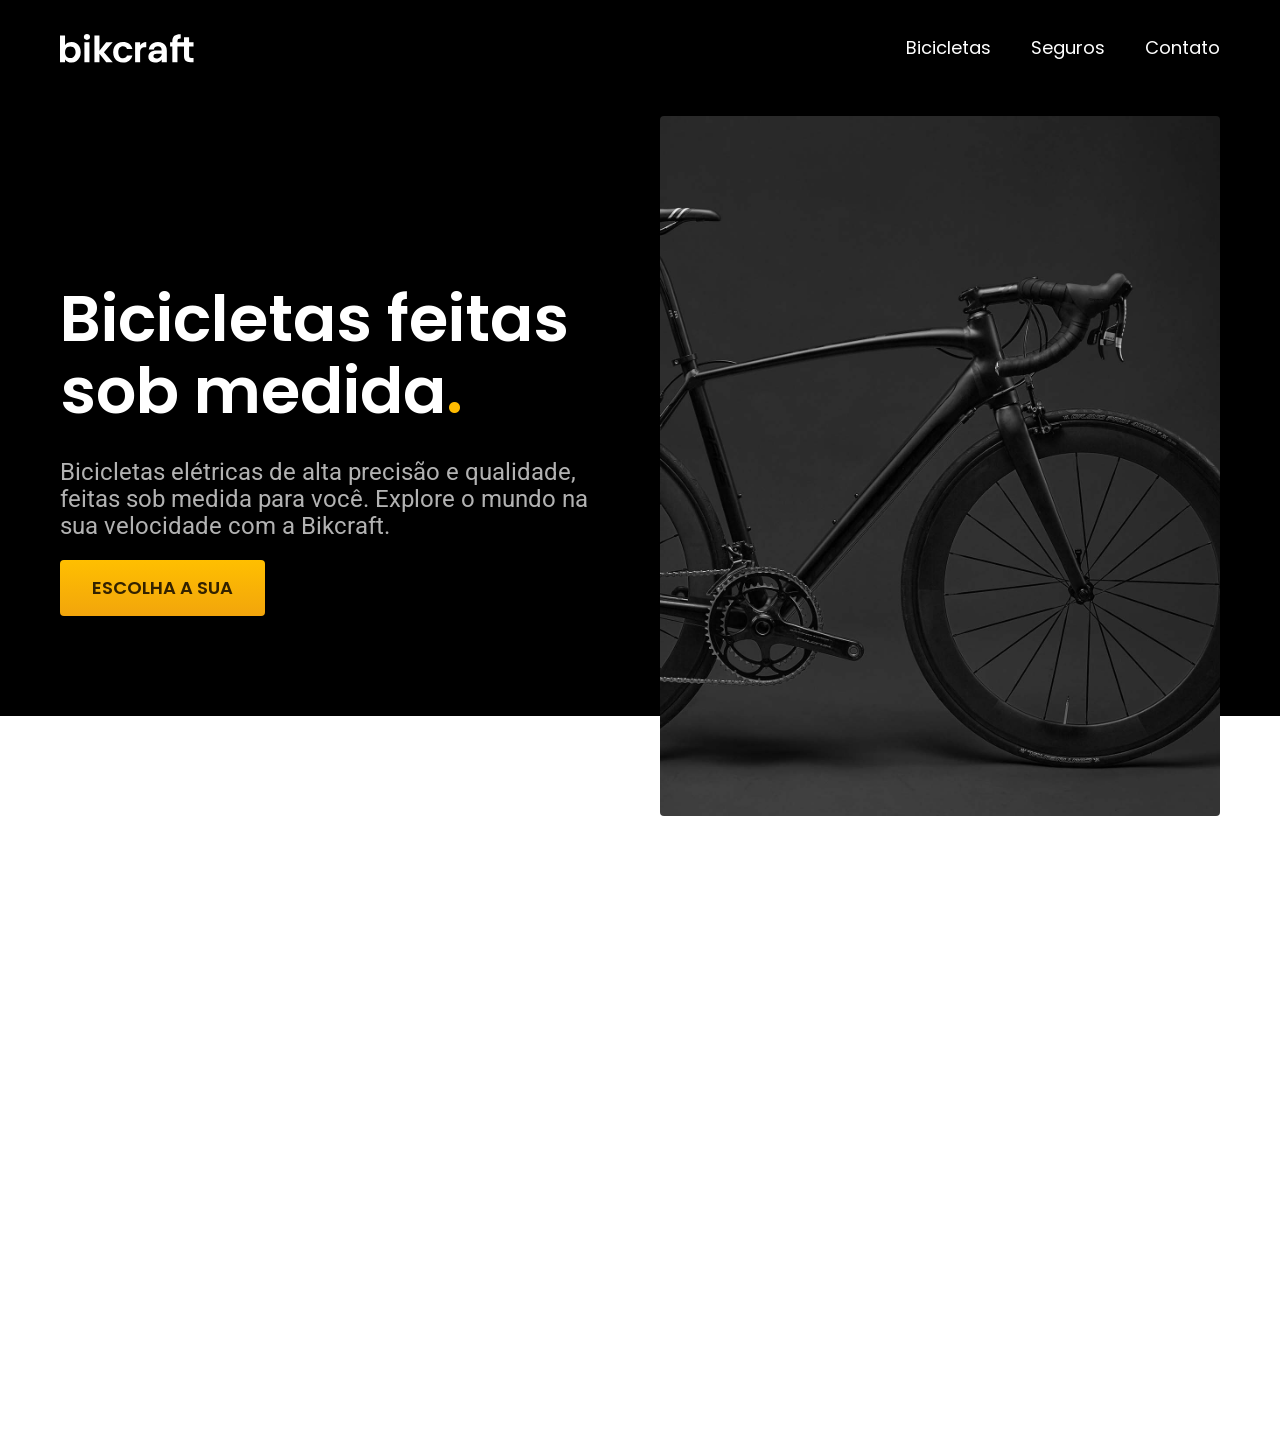
<file: BikeCraft-Origamid/index.html>
<!DOCTYPE html>
<html lang="pt-br">
<head>
    <meta charset="UTF-8">
    <meta name="viewport" content="width=device-width, initial-scale=1.0">
    <meta name="description" content="Bicicletas elétricas de alta precisão e qualidade, feitas sob medida para você. Explore o mundo na sua velocidade com a Bikcraft.">
    <title>BikeCraft - Bicicletas Elétricas</title>
    <link rel="stylesheet" href="./src/css/style.css">
    <link rel="preconnect" href="https://fonts.googleapis.com">
    <link rel="preconnect" href="https://fonts.gstatic.com" crossorigin>
    <link href="https://fonts.googleapis.com/css2?family=Fira+Sans:ital,wght@0,100;0,200;0,300;0,400;0,500;0,600;0,700;0,800;0,900;1,100;1,200;1,300;1,400;1,500;1,600;1,700;1,800;1,900&family=Langar&family=Mukta:wght@200;300;400;500;600;700;800&family=Roboto:ital,wght@0,100..900;1,100..900&display=swap" rel="stylesheet">
    <link href="https://fonts.googleapis.com/css2?family=Fira+Sans:ital,wght@0,100;0,200;0,300;0,400;0,500;0,600;0,700;0,800;0,900;1,100;1,200;1,300;1,400;1,500;1,600;1,700;1,800;1,900&family=Langar&family=Mukta:wght@200;300;400;500;600;700;800&family=Poppins:ital,wght@0,100;0,200;0,300;0,400;0,500;0,600;0,700;0,800;0,900;1,100;1,200;1,300;1,400;1,500;1,600;1,700;1,800;1,900&family=Roboto:ital,wght@0,100..900;1,100..900&display=swap" rel="stylesheet">
</head>
<body>
    <header class="header-bg">
        <div class="container header">
            <a href="./"><img src="./src/img/bikcraft.svg" alt="BikeCraft"></a>
            <nav aria-label="primaria">
                <ul class="header-menu font-1-m c0">
                    <li><a href="./bicicletas.html">Bicicletas</a></li>
                    <li><a href="./seguros.html">Seguros</a></li>
                    <li><a href="./contato.html">Contato</a></li>
                </ul>
            </nav>
        </div>
    </header>
    <main class="introducao-bg">
        <div class="container introducao">
            <div class="introducao-conteudo">
                <h1 class="font-1-xxl c0">Bicicletas feitas sob medida<span class="cp1">.</span></h1>
                <p class="font-2-l c5">Bicicletas elétricas de alta precisão e qualidade, feitas sob medida para você. Explore o mundo na sua velocidade com a Bikcraft.</p>
                <a class="botao" href="./bicicletas.html">Escolha a sua</a>
            </div>
            <div class="introducao-img">
                <img src="./src/img/fotos/introducao.jpg" alt="Bicicleta Elétrica Preta">
            </div>
        </div>
    </main>
</body>
</html>
</file>
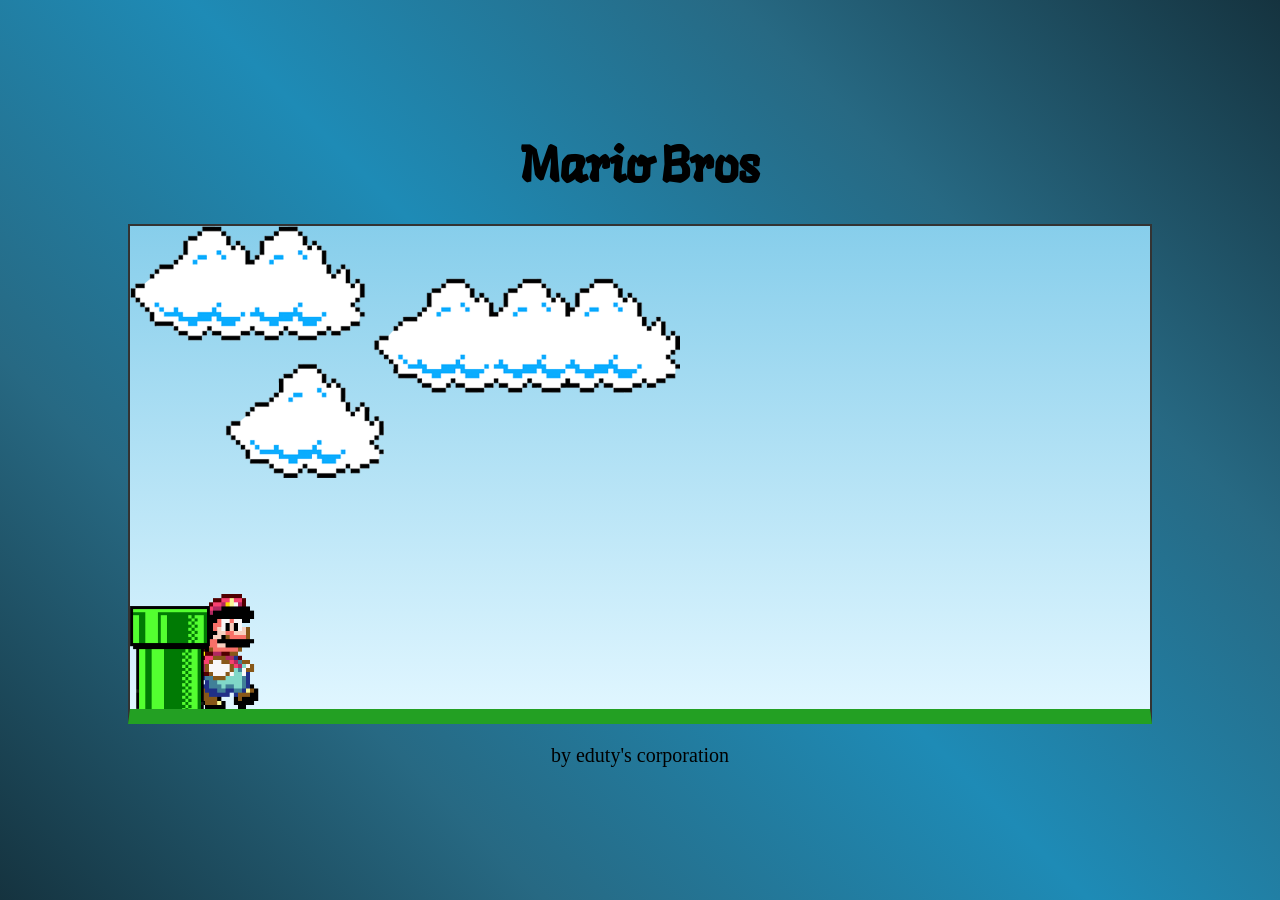
<file: JogoMario/index.html>
<!DOCTYPE html>
<html lang="en">
<head>
    <meta charset="UTF-8">
    <meta name="viewport" content="width=device-width, initial-scale=1.0">
    <link rel="stylesheet" href="src/css/style.css">
    <link rel="preconnect" href="https://fonts.googleapis.com">
    <link rel="preconnect" href="https://fonts.gstatic.com" crossorigin>
    <link href="https://fonts.googleapis.com/css2?family=Langar&display=swap" rel="stylesheet">
    <script src="src/js/script.js" defer></script>
    <title>Mario Jumper</title>
</head>
<body>
    <h1>Mario Bros</h1>
    <div class="game-board">
        <img src="src/images/clouds.png" alt="nuvemzinha" class="clouds">
        <img src="src/images/mario.gif" alt="mario-dilicia" class="mario">
        <img src="src/images/pipe.png" alt="baguio-verde" class="pipe" >
    </div>
    <p>by eduty's corporation</p>
</body>
</html>
</file>
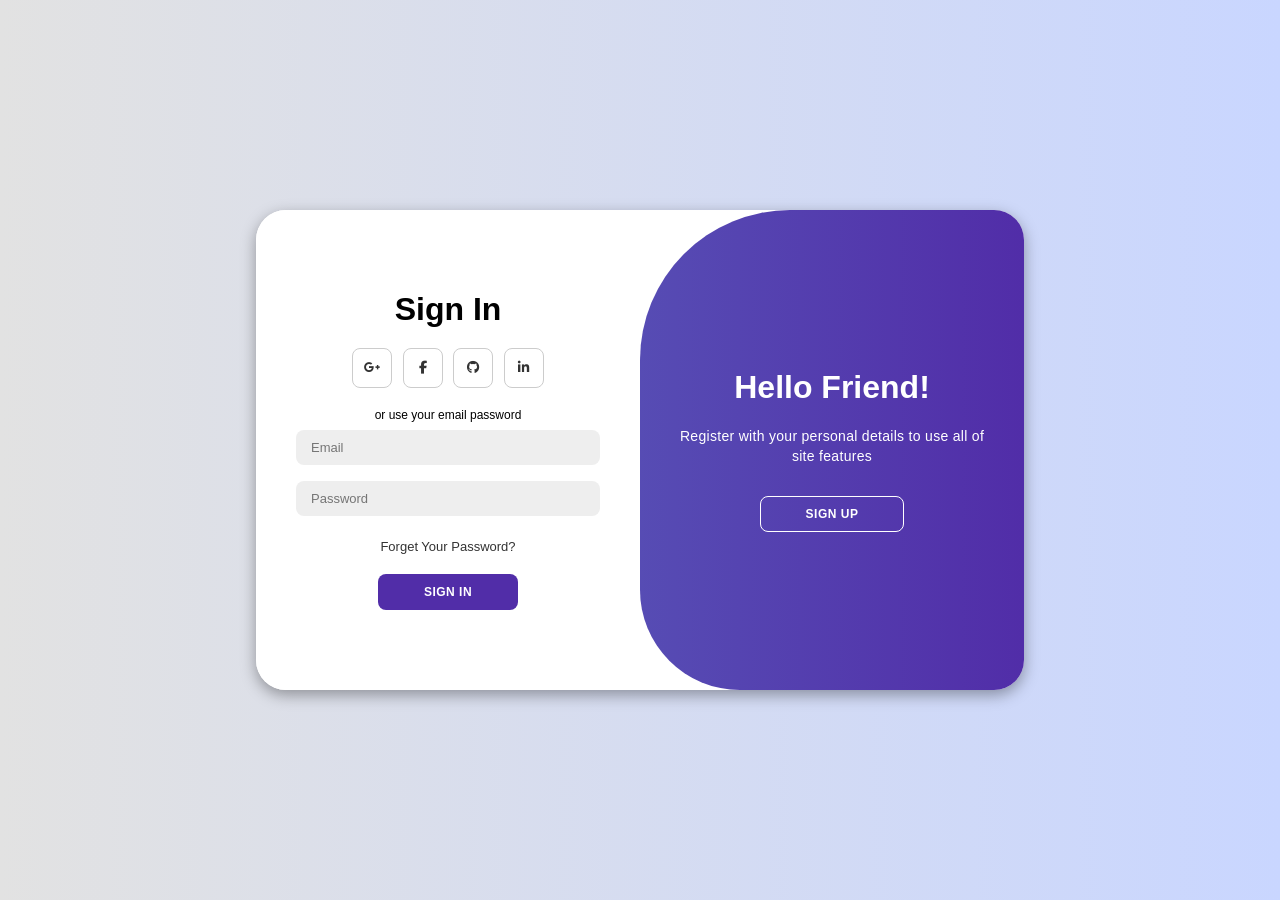
<file: Login1/index.html>
<!DOCTYPE html>
<html lang="en">
<head>
    <meta charset="UTF-8">
    <meta name="viewport" content="width=device-width, initial-scale=1.0">
    <link rel="stylesheet" href="https://cdnjs.cloudflare.com/ajax/libs/font-awesome/6.4.2/css/all.min.css">
    <link rel="stylesheet" href="./src/css/style.css">
    <title>Modelo Login</title>
</head>
<body>
    <div class="container" id="container">
        <div class="form-container sign-up" id="form-container">
            <form>
                <h1>Create Account</h1>
                <div class="social-icons">
                    <a href="#" class="icon"><i class="fa-brands fa-google-plus-g"></i></a>
                    <a href="#" class="icon"><i class="fa-brands fa-facebook-f"></i></a>
                    <a href="#" class="icon"><i class="fa-brands fa-github"></i></a>
                    <a href="#" class="icon"><i class="fa-brands fa-linkedin-in"></i></a>
                </div>
                    <span>or use your email for registration</span>
                    <input type="text" placeholder="Name">
                    <input type="email" placeholder="Email">
                    <input type="password" placeholder="Password">
                    <button>Sign Up</button>
            </form>
        </div>
        <div class="form-container sign-in" id="form-container">
            <form>
                <h1>Sign In</h1>
                <div class="social-icons">
                    <a href="#" class="icon"><i class="fa-brands fa-google-plus-g"></i></a>
                    <a href="#" class="icon"><i class="fa-brands fa-facebook-f"></i></a>
                    <a href="#" class="icon"><i class="fa-brands fa-github"></i></a>
                    <a href="#" class="icon"><i class="fa-brands fa-linkedin-in"></i></a>
                </div>
                    <span>or use your email password</span>
                    <input type="email" placeholder="Email">
                    <input type="password" placeholder="Password">
                    <a href="#">Forget Your Password?</a>
                    <button>Sign In</button>
            </form>
        </div>
        <div class="toggle-container">
            <div class="toggle">
                <div class="toggle-panel toggle-left">
                    <h1>Welcome Back!</h1>
                    <p>Enter your personal details to use all of site features</p>
                    <button class="hidden" id="login">Sign In</button>
                </div>
                <div class="toggle-panel toggle-right">
                    <h1>Hello Friend!</h1>
                    <p>Register with your personal details to use all of site features</p>
                    <button class="hidden" id="register">Sign Up</button>
                </div>
            </div>
        </div>
    </div>
    <script src="./src/js/script.js"></script>
</body>
</html>
</file>
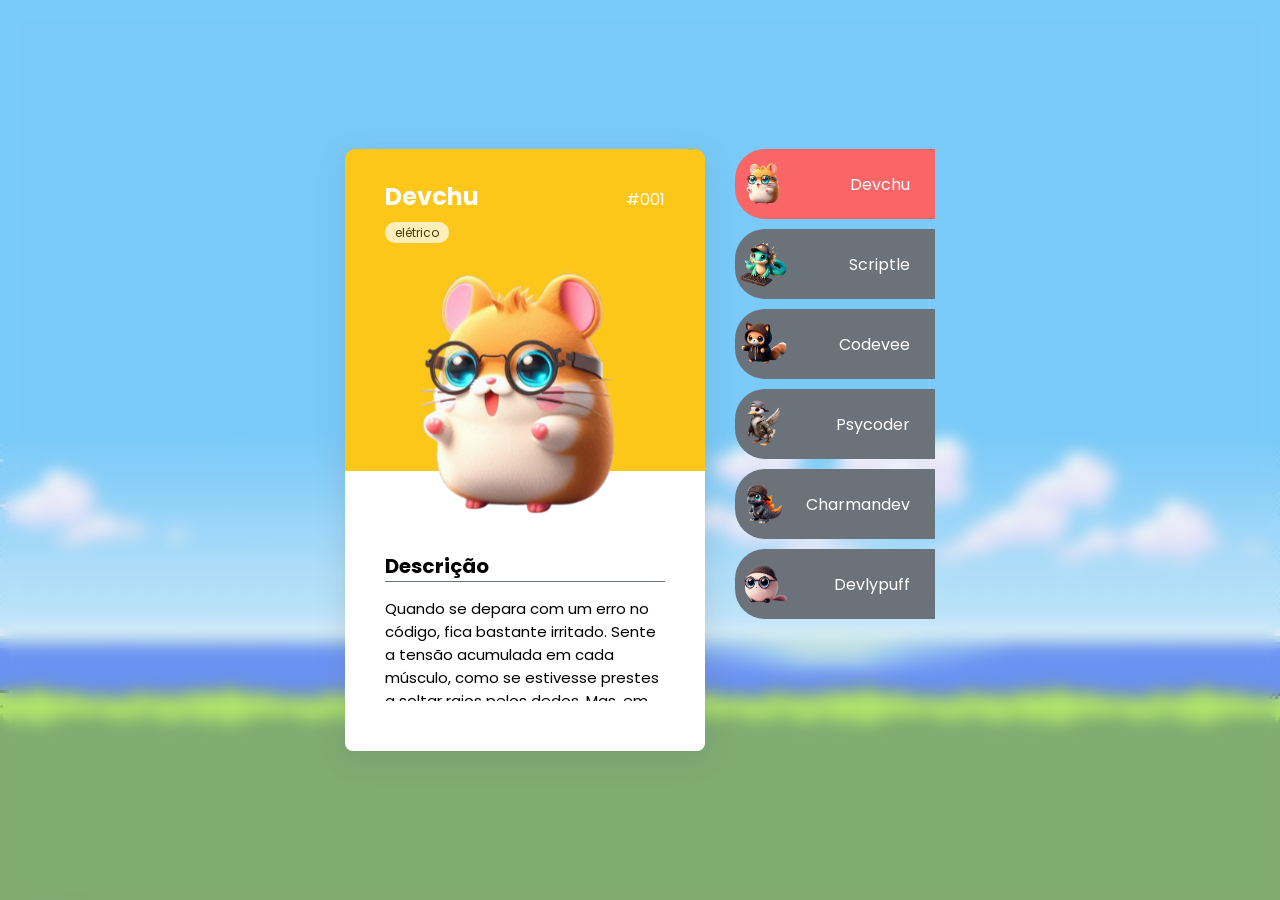
<file: PokeDev/index.html>
<!DOCTYPE html>
<html lang="pt-BR">
  <head>
    <meta charset="UTF-8" />
    <meta name="viewport" content="width=device-width, initial-scale=1.0" />
    <title>Pokedevs - Semana do Zero ao Programador Contratado</title>

    <link rel="stylesheet" href="./src/css/reset.css">
    <link rel="stylesheet" href="./src/css/estilos.css">
    <link rel="stylesheet" href="./src/css/responsivo.css">

    <link rel="preconnect" href="https://fonts.googleapis.com" />
    <link rel="preconnect" href="https://fonts.gstatic.com" crossorigin />
    <link
      href="https://fonts.googleapis.com/css2?family=Poppins:ital,wght@0,100;0,200;0,300;0,400;0,500;0,600;0,700;0,800;0,900;1,100;1,200;1,300;1,400;1,500;1,600;1,700;1,800;1,900&display=swap"
      rel="stylesheet"
    />
  </head>

  <body>
    <main>
      <div class="pokedevs">
        <div class="cartoes-pokedev">
          <div class="cartao-pokedev tipo-eletrico aberto" id="cartao-devchu">
            <div class="cartao-topo">
              <div class="detalhes">
                <h2 class="nome">Devchu</h2>
                <span>#001</span>
              </div>

              <span class="tipo">elétrico</span>

              <div class="cartao-imagem">
                <img src="./src/imagens/devchu.png" alt="Devchu" />
              </div>
            </div>

            <div class="cartao-informacoes">
              <div class="descricao">
                <h3>Descrição</h3>

                <p>
                  Quando se depara com um erro no código, fica bastante
                  irritado. Sente a tensão acumulada em cada músculo, como se
                  estivesse prestes a soltar raios pelos dedos. Mas, em vez de
                  se deixar abater, canaliza toda essa energia em busca da
                  solução. Cada linha de código é examinada e ele não descansa
                  até que o erro seja encontrado e corrigido.
                </p>
              </div>
            </div>
          </div>

          <div class="cartao-pokedev tipo-fogo" id="cartao-codevee">
            <div class="cartao-topo">
              <div class="detalhes">
                <h2 class="nome">Codevee</h2>
                <span>#003</span>
              </div>

              <span class="tipo">fogo</span>

              <div class="cartao-imagem">
                <img src="./src/imagens/codevee.png" alt="Codevee" />
              </div>
            </div>

            <div class="cartao-informacoes">
              <div class="descricao">
                <h3>Descrição</h3>
                <p>
                  Sua capacidade de evoluir continuamente permite que ele se
                  adapte de forma eficaz a qualquer ambiente de desenvolvimento.
                  Isso reflete a flexibilidade e a capacidade de aprendizado
                  contínuo que são essenciais para um desenvolvedor pleno.
                </p>
              </div>
            </div>
          </div>

          <div class="cartao-pokedev tipo-agua" id="cartao-psycoder">
            <div class="cartao-topo">
              <div class="detalhes">
                <h2 class="nome">Psycoder</h2>
                <span>#022</span>
              </div>

              <span class="tipo">água</span>

              <div class="cartao-imagem">
                <img src="./src/imagens/psycoder.png" alt="Psycoder" />
              </div>
            </div>

            <div class="cartao-informacoes">
              <div class="descricao">
                <h3>Descrição</h3>
                <p>
                  Um pokedev sênior constantemente atormentado por uma dor de
                  cabeça persistente. Quando a dor se torna intensa
                  demais,consegue acessar habilidades de programação
                  extraordinárias, resolvendo problemas complexos com uma
                  facilidade surpreendente.
                </p>
              </div>
            </div>
          </div>

          <div class="cartao-pokedev tipo-fogo" id="cartao-charmandev">
            <div class="cartao-topo">
              <div class="detalhes">
                <h2 class="nome">Charmandev</h2>
                <span>#015</span>
              </div>

              <span class="tipo">Fogo</span>

              <div class="cartao-imagem">
                <img src="./src/imagens/charmandev.png" alt="Charmandev" />
              </div>
            </div>

            <div class="cartao-informacoes">
              <div class="descricao">
                <h3>Descrição</h3>

                <p>
                  Este pokedev nunca deixa a chama do aprendizado se apagar!
                  Está sempre se atualizando, pois sabe que um bom desenvolvedor
                  deve ser resiliente e adaptável às mudanças constantes no
                  mundo da tecnologia. Estar aberto a aprender novas ferramentas
                  e metodologias é crucial.
                </p>
              </div>
            </div>
          </div>

          <div class="cartao-pokedev tipo-agua" id="cartao-scriptle">
            <div class="cartao-topo">
              <div class="detalhes">
                <h2 class="nome">Scriptle</h2>
                <span>#002</span>
              </div>

              <span class="tipo">Agua</span>

              <div class="cartao-imagem">
                <img src="./src/imagens/scriptle.png" alt="Scriptle" />
              </div>
            </div>

            <div class="cartao-informacoes">
              <div class="descricao">
                <h3>Descrição</h3>
                <p>
                  Mesmo sendo um programador iniciante, este pokedev já domina
                  habilidades fundamentais em Javascript como: Depurar o código,
                  Manipulação do DOM, Trabalhar com APIs, Conhecimento de
                  frameworks e bibliotecas tornando o código mais eficiente.
                </p>
              </div>
            </div>
          </div>

          <div class="cartao-pokedev tipo-fada" id="cartao-devlypuff">
            <div class="cartao-topo">
              <div class="detalhes">
                <h2 class="nome">Devlypuff</h2>
                <span>#062</span>
              </div>

              <span class="tipo">Fada</span>

              <div class="cartao-imagem">
                <img src="./src/imagens/devlypuff.png" alt="Devlypuff" />
              </div>
            </div>

            <div class="cartao-informacoes">
              <div class="descricao">
                <h3>Descrição</h3>
                <p>
                  A expressão “trabalhe enquanto eles dormem” poderia ter sido
                  facilmente criada por este pokedev. Afinal, ele tem o dom de
                  codar por horas e horas, madrugada adentro, regado a muito
                  café e energéticos. Sua dedicação é tão intensa que, enquanto
                  a maioria das pessoas está descansando, ele está imerso em
                  linhas de código, resolvendo problemas e criando soluções.
                </p>
              </div>
            </div>
          </div>
        </div>

        <nav class="listagem">
          <ul>
            <li class="pokedev ativo" id="devchu">
              <img src="./src/imagens/devchu.png" alt="Devchu" />
              <span>Devchu</span>
            </li>
            <li class="pokedev" id="scriptle">
              <img src="./src/imagens/scriptle.png" alt="Scriptle" />
              <span>Scriptle</span>
            </li>
            <li class="pokedev" id="codevee">
              <img src="./src/imagens/codevee.png" alt="Codevee" />
              <span>Codevee</span>
            </li>
            <li class="pokedev" id="psycoder">
              <img src="./src/imagens/psycoder.png" alt="Psycoder" />
              <span>Psycoder</span>
            </li>
            <li class="pokedev" id="charmandev">
              <img src="./src/imagens/charmandev.png" alt="Charmandev" />
              <span>Charmandev</span>
            </li>
            <li class="pokedev" id="devlypuff">
              <img src="./src/imagens/devlypuff.png" alt="Devlypuff" />
              <span>Devlypuff</span>
            </li>
          </ul>
        </nav>
      </div>
    </main>
    <script src="./src/js/index.js"></script>
  </body>
</html>
</file>
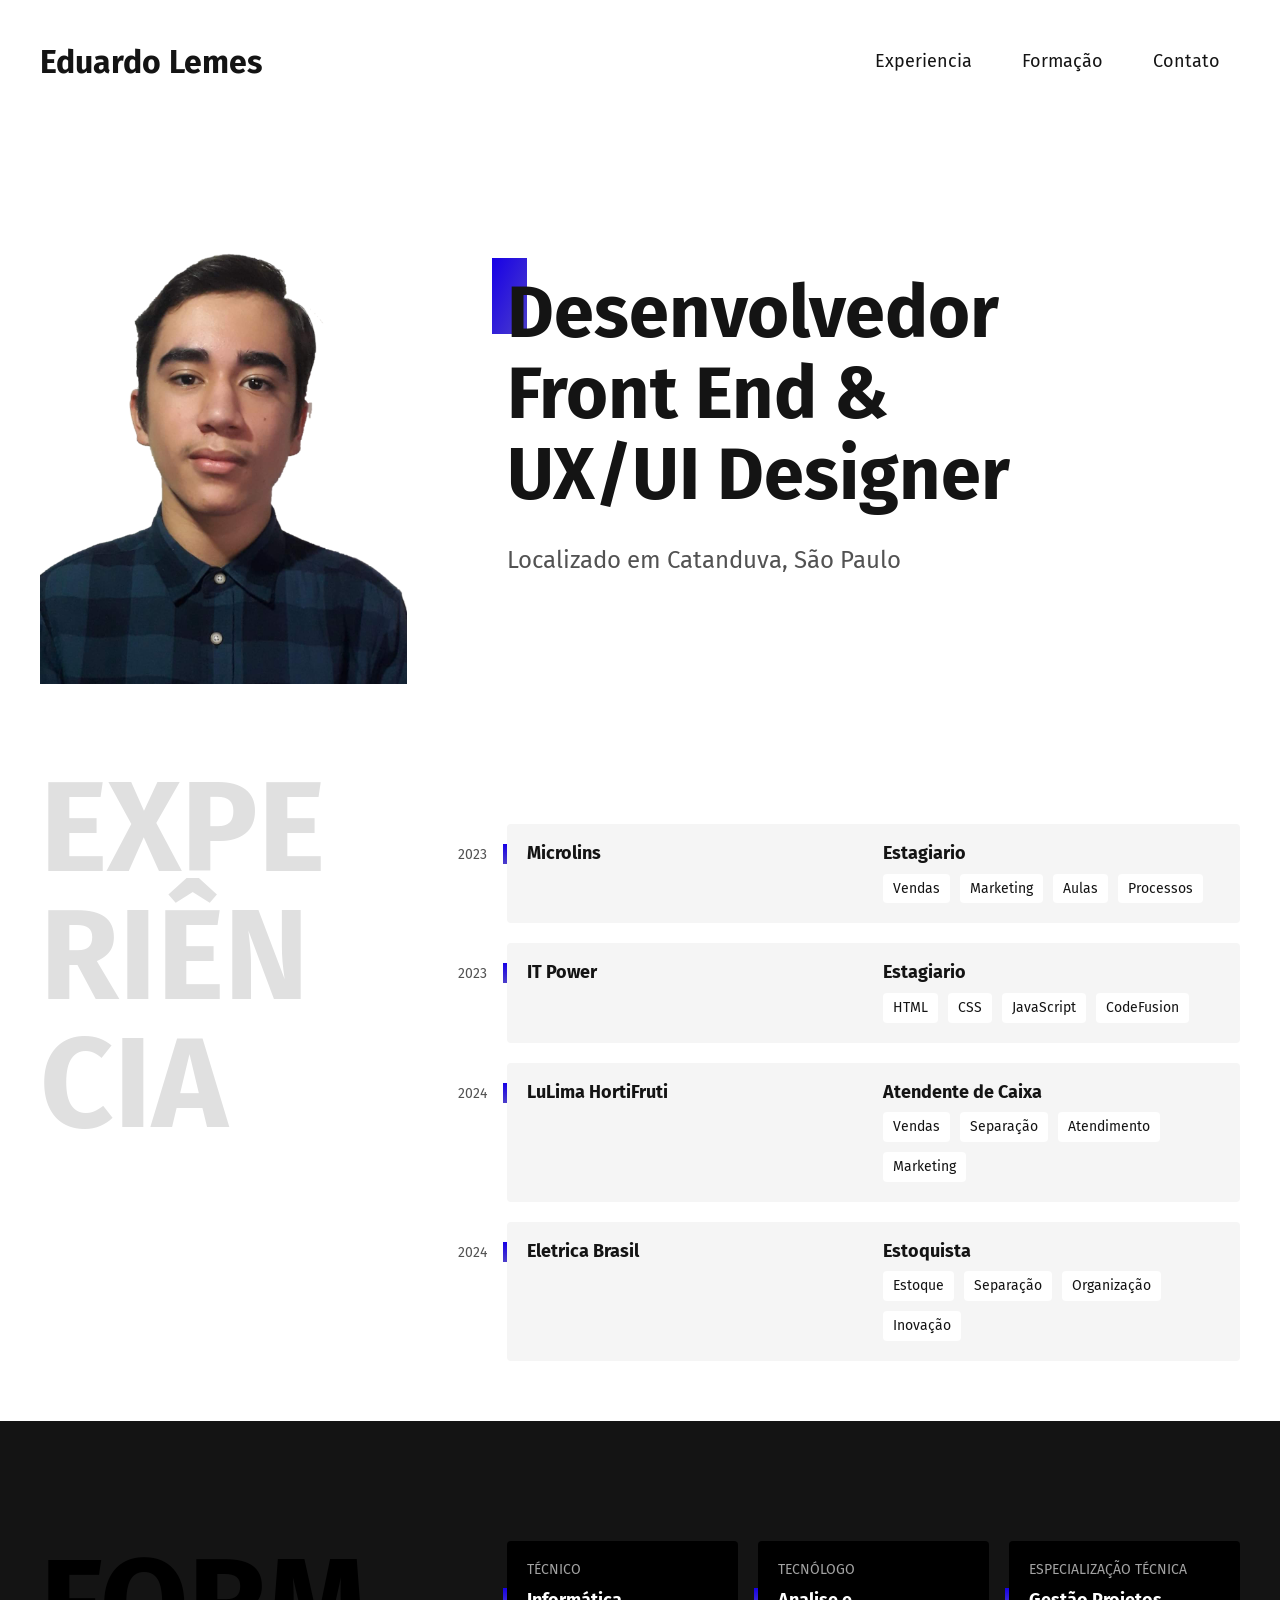
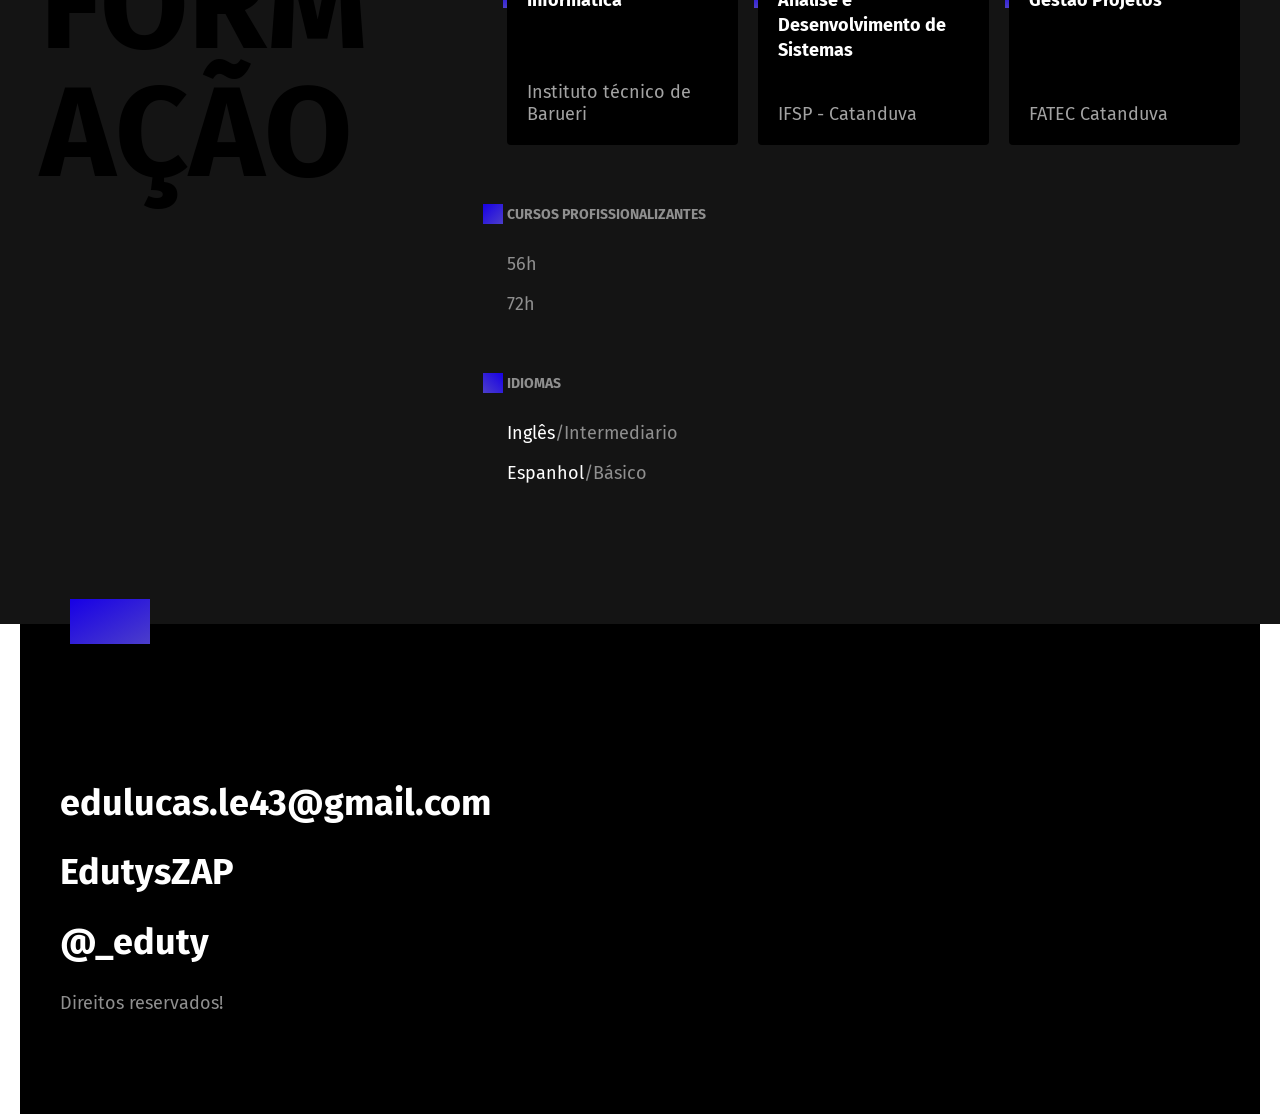
<file: PortifolioOrigamid/index.html>
<!DOCTYPE html>
<html lang="pt-br">
<head>
    <meta charset="UTF-8">
    <meta name="viewport" content="width=device-width, initial-scale=1.0">
    <link rel="preconnect" href="https://fonts.googleapis.com">
    <link rel="preconnect" href="https://fonts.gstatic.com" crossorigin>
    <link href="https://fonts.googleapis.com/css2?family=Fira+Sans:ital,wght@0,100;0,200;0,300;0,400;0,500;0,600;0,700;0,800;0,900;1,100;1,200;1,300;1,400;1,500;1,600;1,700;1,800;1,900&family=Langar&family=Mukta:wght@200;300;400;500;600;700;800&display=swap" rel="stylesheet">
    <link rel="stylesheet" href="./src/css/style.css">
    <title>Portifolio</title>
</head>
<body>
    <header class="header">
        <h1>Eduardo Lemes</h1>
        <nav>
            <ul class="header-menu">
                <li><a href="#experiencia">Experiencia</a></li>
                <li><a href="#formacao">Formação</a></li>
                <li><a href="#contato">Contato</a></li>
            </ul>
        </nav>
    </header>
    <main class="container introducao">
        <img src="./src/img/perfil.png" alt="Foto Perfil Eduardo">
        <div>
            <h1>Desenvolvedor <br>Front End & <br>UX/UI Designer</h1>
            <p>Localizado em Catanduva, São Paulo</p>
        </div>
    </main>
    <section aria-label="Experiencia" class="container experiencia" id="experiencia">
        <h2 class="subtitulo">Experiência</h2>
        <div>
            <p class="experiencia-texto texto">

            </p>
            <div class="empresa">
                <span class="empresa-ano">2023</span>
                <h3 class="empresa-titulo">Microlins</h3>
                <span class="empresa-titulo">Estagiario</span>
                <p class="empresa-texto"></p>
                <ul class="empresa-habilidades">
                    <li>Vendas</li>
                    <li>Marketing</li>
                    <li>Aulas</li>
                    <li>Processos</li>
                </ul>
            </div>
            <div class="empresa">
                <span class="empresa-ano">2023</span>
                <h3 class="empresa-titulo">IT Power</h3>
                <span class="empresa-titulo">Estagiario</span>
                <p class="empresa-texto"></p>
                <ul class="empresa-habilidades">
                    <li>HTML</li>
                    <li>CSS</li>
                    <li>JavaScript</li>
                    <li>CodeFusion</li>
                </ul>
            </div>
            <div class="empresa">
                <span class="empresa-ano">2024</span>
                <h3 class="empresa-titulo">LuLima HortiFruti</h3>
                <span class="empresa-titulo">Atendente de Caixa</span>
                <p class="empresa-texto"></p>
                <ul class="empresa-habilidades">
                    <li>Vendas</li>
                    <li>Separação</li>
                    <li>Atendimento</li>
                    <li>Marketing</li>
                </ul>
            </div>
            <div class="empresa">
                <span class="empresa-ano">2024</span>
                <h3 class="empresa-titulo">Eletrica Brasil</h3>
                <span class="empresa-titulo">Estoquista</span>
                <p class="empresa-texto"></p>
                <ul class="empresa-habilidades">
                    <li>Estoque</li>
                    <li>Separação</li>
                    <li>Organização</li>
                    <li>Inovação</li>
                </ul>
            </div>
        </div>
    </section>
    <section class="formacao" id="formacao" aria-label="Formação">
        <div class="container container-formacao">
            <h2 class="subtitulo">Formação</h2>
            <div>
                <p class="formacao-texto"></p>
                <ul class="faculdade-lista">
                    <li class="faculdade">
                        <span class="faculdade-tipo">Técnico</span>
                        <h3 class="faculdade-curso">Informática</h3>
                        <span class="faculdade-instituicao">Instituto técnico de Barueri</span>
                    </li>
                    <li class="faculdade">
                        <span class="faculdade-tipo">Tecnólogo</span>
                        <h3 class="faculdade-curso">Analise e Desenvolvimento de Sistemas</h3>
                        <span class="faculdade-instituicao">IFSP - Catanduva</span>
                    </li>
                    <li class="faculdade">
                        <span class="faculdade-tipo">Especialização Técnica</span>
                        <h3 class="faculdade-curso">Gestão Projetos</h3>
                        <span class="faculdade-instituicao">FATEC Catanduva</span>
                    </li>
                </ul>
                <div class="formacao-extra">
                    <div class="cursos">
                        <h3>Cursos Profissionalizantes</h3>
                        <ul>
                            <li><span>56h</span></li>
                            <li><span>72h</span></li>
                        </ul>
                    </div>
                    <div class="idiomas">
                        <h3>Idiomas</h3>
                        <ul>
                            <li>Inglês<span>/Intermediario</span></li>
                            <li>Espanhol<span>/Básico</span></li>
                        </ul>
                    </div>
                </div>
            </div>
        </div>
    </section>
    <footer class="container footer" id="contato">
        <div class="container-footer">
            <p class="footer-texto"></p>
            <ul class="footer-contato">
                <li><a href="edulucas.le43@gmail.com">edulucas.le43@gmail.com</a></li>
                <li><a href="https://w.app/edutyszap">EdutysZAP</a></li>
                <li><a href="https://www.instagram.com/_eduty/">@_eduty</a></li>
            </ul>
            <p class="footer-copy">Direitos reservados!</p>
        </div>
    </footer>
</body>
</html>
</file>
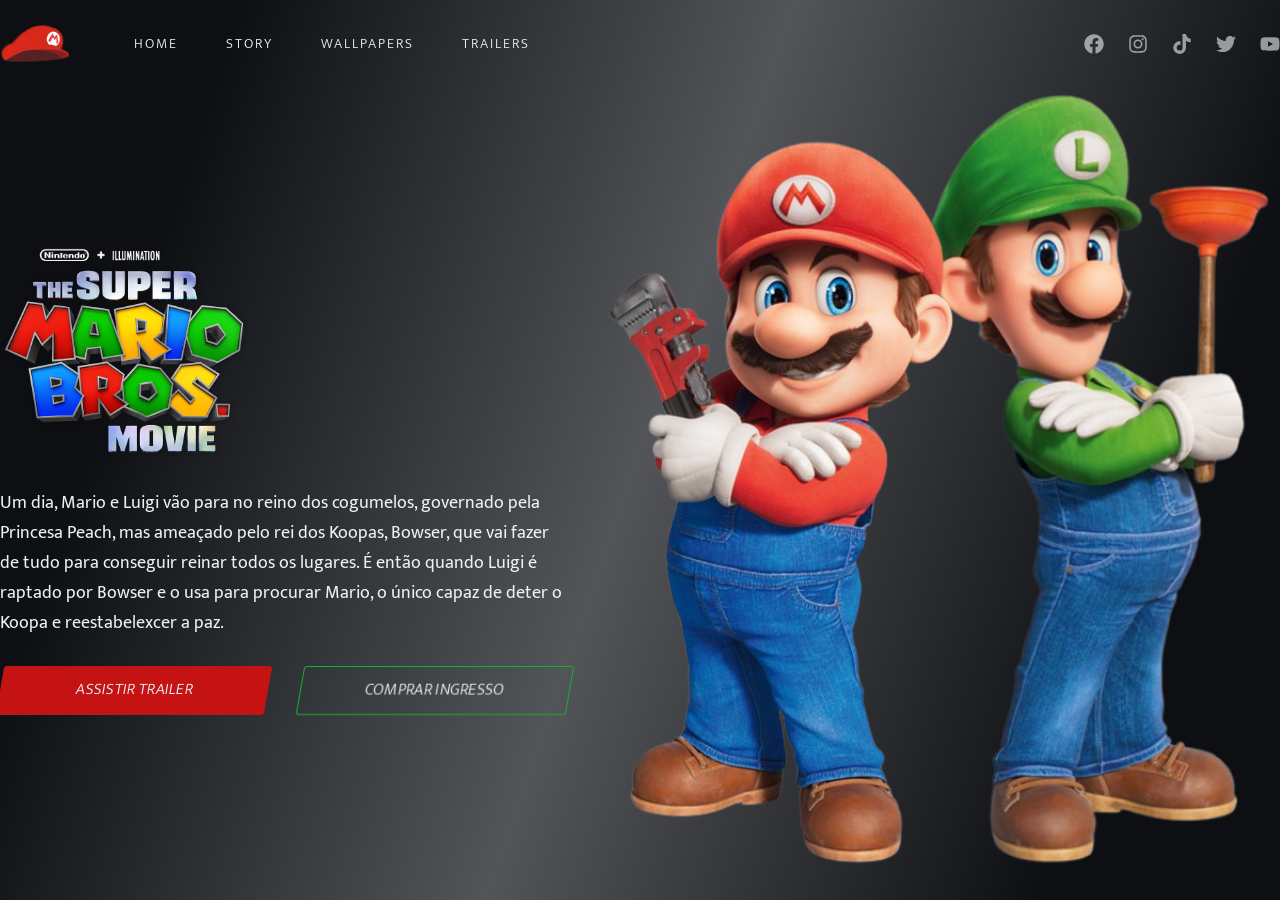
<file: SiteMario/index.html>
<!DOCTYPE html>
<html lang="pt-BR">
<head>
    <meta charset="UTF-8">
    <meta name="viewport" content="width=device-width, initial-scale=1.0">
    <title>The Super Mario Bros</title>
    <link rel="icon" type="image/x-icon" href="./src/assets/favicon.ico">
    <link rel="stylesheet" href="./src/css/style.css">
    <link rel="preconnect" href="https://fonts.googleapis.com">
    <link rel="preconnect" href="https://fonts.gstatic.com" crossorigin>
    <link href="https://fonts.googleapis.com/css2?family=Langar&family=Mukta:wght@200;300;400;500;600;700;800&display=swap" rel="stylesheet">
    <link rel="stylesheet" href="https://unpkg.com/aos@2.3.1/dist/aos.css">
</head>
<body>
    <div id="background">
        <video loop autoplay muted>
            <source src="./src/assets/background-video.mp4" type="video/mp4">
        </video>
    </div>
    <div id="app">
        <header>
            <img src="./src/assets/logo-cap.png" alt="logo-cap">
            <ul class="navigation">
                <li>
                    <a href="#" class="navigation-link">Home</a>
                </li>
                <li>
                    <a href="#" class="navigation-link">Story</a>
                </li>
                <li>
                    <a href="#" class="navigation-link">Wallpapers</a>
                </li>
                <li>
                    <a href="#" class="navigation-link">Trailers</a>
                </li>
            </ul>
            <div class="navigation-social">
                <svg xmlns="http://www.w3.org/2000/svg" viewBox="0 0 512 512">
                    <path fill="#EDF1F7" d="M504 256C504 119 393 8 256 8S8 119 8 256c0 123.78 90.69 226.38 209.25 245V327.69h-63V256h63v-54.64c0-62.15 37-96.48 93.67-96.48 27.14 0 55.52 4.84 55.52 4.84v61h-31.28c-30.8 0-40.41 19.12-40.41 38.73V256h68.78l-11 71.69h-57.78V501C413.31 482.38 504 379.78 504 256z"/>
                  </svg>
                  <svg xmlns="http://www.w3.org/2000/svg" viewBox="0 0 448 512">
                    <path fill="#EDF1F7" d="M224.1 141c-63.6 0-114.9 51.3-114.9 114.9s51.3 114.9 114.9 114.9S339 319.5 339 255.9 287.7 141 224.1 141zm0 189.6c-41.1 0-74.7-33.5-74.7-74.7s33.5-74.7 74.7-74.7 74.7 33.5 74.7 74.7-33.6 74.7-74.7 74.7zm146.4-194.3c0 14.9-12 26.8-26.8 26.8-14.9 0-26.8-12-26.8-26.8s12-26.8 26.8-26.8 26.8 12 26.8 26.8zm76.1 27.2c-1.7-35.9-9.9-67.7-36.2-93.9-26.2-26.2-58-34.4-93.9-36.2-37-2.1-147.9-2.1-184.9 0-35.8 1.7-67.6 9.9-93.9 36.1s-34.4 58-36.2 93.9c-2.1 37-2.1 147.9 0 184.9 1.7 35.9 9.9 67.7 36.2 93.9s58 34.4 93.9 36.2c37 2.1 147.9 2.1 184.9 0 35.9-1.7 67.7-9.9 93.9-36.2 26.2-26.2 34.4-58 36.2-93.9 2.1-37 2.1-147.8 0-184.8zM398.8 388c-7.8 19.6-22.9 34.7-42.6 42.6-29.5 11.7-99.5 9-132.1 9s-102.7 2.6-132.1-9c-19.6-7.8-34.7-22.9-42.6-42.6-11.7-29.5-9-99.5-9-132.1s-2.6-102.7 9-132.1c7.8-19.6 22.9-34.7 42.6-42.6 29.5-11.7 99.5-9 132.1-9s102.7-2.6 132.1 9c19.6 7.8 34.7 22.9 42.6 42.6 11.7 29.5 9 99.5 9 132.1s2.7 102.7-9 132.1z"/>
                  </svg>
                  <svg xmlns="http://www.w3.org/2000/svg" viewBox="0 0 448 512">
                    <path fill="#EDF1F7" d="M448,209.91a210.06,210.06,0,0,1-122.77-39.25V349.38A162.55,162.55,0,1,1,185,188.31V278.2a74.62,74.62,0,1,0,52.23,71.18V0l88,0a121.18,121.18,0,0,0,1.86,22.17h0A122.18,122.18,0,0,0,381,102.39a121.43,121.43,0,0,0,67,20.14Z"/>
                  </svg>
                  <svg xmlns="http://www.w3.org/2000/svg" viewBox="0 0 512 512">
                    <path fill="#EDF1F7" d="M459.37 151.716c.325 4.548.325 9.097.325 13.645 0 138.72-105.583 298.558-298.558 298.558-59.452 0-114.68-17.219-161.137-47.106 8.447.974 16.568 1.299 25.34 1.299 49.055 0 94.213-16.568 130.274-44.832-46.132-.975-84.792-31.188-98.112-72.772 6.498.974 12.995 1.624 19.818 1.624 9.421 0 18.843-1.3 27.614-3.573-48.081-9.747-84.143-51.98-84.143-102.985v-1.299c13.969 7.797 30.214 12.67 47.431 13.319-28.264-18.843-46.781-51.005-46.781-87.391 0-19.492 5.197-37.36 14.294-52.954 51.655 63.675 129.3 105.258 216.365 109.807-1.624-7.797-2.599-15.918-2.599-24.04 0-57.828 46.782-104.934 104.934-104.934 30.213 0 57.502 12.67 76.67 33.137 23.715-4.548 46.456-13.32 66.599-25.34-7.798 24.366-24.366 44.833-46.132 57.827 21.117-2.273 41.584-8.122 60.426-16.243-14.292 20.791-32.161 39.308-52.628 54.253z"/>
                  </svg>
                  <svg xmlns="http://www.w3.org/2000/svg" viewBox="0 0 576 512">
                    <path fill="#EDF1F7" d="M549.655 124.083c-6.281-23.65-24.787-42.276-48.284-48.597C458.781 64 288 64 288 64S117.22 64 74.629 75.486c-23.497 6.322-42.003 24.947-48.284 48.597-11.412 42.867-11.412 132.305-11.412 132.305s0 89.438 11.412 132.305c6.281 23.65 24.787 41.5 48.284 47.821C117.22 448 288 448 288 448s170.78 0 213.371-11.486c23.497-6.321 42.003-24.171 48.284-47.821 11.412-42.867 11.412-132.305 11.412-132.305s0-89.438-11.412-132.305zm-317.51 213.508V175.185l142.739 81.205-142.739 81.201z"/>
                  </svg>
            </div>
        </header>
        <main>
            <div class="main-info">
                <img data-aos="fade-up" data-aos-duration="800" data-aos-easing="ease-in-out" src="./src/assets/logo-movie.png" width="250px"/>
                <p data-aos="fade-up" data-aos-delay="300" data-aos-duration="800" data-aos-easing="ease-in-out">
                    Um dia, Mario e Luigi vão para no reino dos cogumelos, governado pela Princesa Peach, 
                    mas ameaçado pelo rei dos Koopas, Bowser, que vai fazer de tudo para conseguir 
                    reinar todos os lugares. É então quando Luigi é raptado por Bowser e o usa para 
                    procurar Mario, o único capaz de deter o Koopa e reestabelexcer a paz.
                </p>
                <div data-aos="fade-up" data-aos-delay="600" data-aos-duration="800" data-aos-easing="ease-in-out">
                    <a href="https://wwww.youtube.com/watch?v=cDNkh5WybZo" target="_blank">Assistir Trailer</a>
                    <button>Comprar Ingresso</button>
                </div>
            </div>
            <img data-aos="fade-up" data-aos-delay="500" data-aos-duration="800" data-aos-easing="ease-in-out" src="src/assets/mario-and-luigi.png" width="680px" alt="mario-and-luigi">
        </main>
    </div>
    
    <script src="https://unpkg.com/aos@2.3.1/dist/aos.js"></script>
    <script>
        AOS.init();
    </script>
</body>
</html>
</file>
<file: BikeCraft-Origamid/src/css/style.css>
/*utilidades*/
@import "./utilidades/componentes.css";
@import "./utilidades/tipografia.css";
@import "./utilidades/cores.css";

/*Gerais*/
@import "./global/header.css";
@import "./global/global.css";

/*Home*/
@import "./home/introducao.css";
</file>
<file: JogoMario/src/css/style.css>
*{
    margin: 0;
    padding: 0;
    box-sizing: border-box;
}

body{
    display: flex;
    justify-content: center; /* Centraliza horizontalmente */
    align-items: center;     /* Centraliza verticalmente */
    height: 100vh;
    flex-direction: column;
    background: linear-gradient(45deg, #15333f, #276983, #1e8bb6, #276983, #15333f);
}

h1{
    text-align: center;
    margin-bottom: 20px;
    font-family: "Langar", system-ui;
    font-size: 50px;
}

p{
    text-align: right;
    margin-top: 20px;
    font-size: 20px;
}

.game-board{
    width: 80%;
    height: 500px;
    border: 2px solid #333;
    border-bottom: 15px solid rgb(35, 160, 35);
    margin: 0 auto;
    position: relative;
    overflow: hidden;
    background: linear-gradient(#87CEEB, #E0F6FF);
}

.pipe{
    position: absolute;
    bottom: 0;
    width: 80px;
    animation: pipe-animation 1.5s infinite linear;
}

.mario{
    width: 150px;
    position: absolute;
    bottom: 0;
}

.jump{
    animation: jump 500ms ease-out;
}

.clouds{
    position: absolute;
    width: 550px;
    animation: clouds-animation 20s infinite linear;
}

@keyframes pipe-animation{
    from{
        right: -80px;
    }
    to{
        right: 100%;
    }
}

@keyframes jump{
    0%{
        bottom: 0;
    }
    40%{
        bottom: 180px;
    }
    50%{
        bottom: 180px;
    }
    60%{
        bottom: 180px;
    }
    100%{
        bottom: 0;
    }
}

@keyframes clouds-animation{
    from{
        right: -550px;
    }
    to{
        right: 100%;
    }
}
</file>
<file: Login1/src/css/style.css>
@import url('https://fonts.googleapis.com/css2?family=Montserrat:ital,wght@0,100..900;1,100..900&display=swap');

*{
    margin: 0;
    padding: 0;
    box-sizing: border-box;
    font-family: 'Monteserrat', sans-serif;
}

body{
    background-color: #c9d6ff;
    background: linear-gradient(to right, #e2e2e2, #c9d6ff );
    display: flex;
    align-items: center;
    justify-content: center;
    flex-direction: column;
    height: 100vh;
}

.container{
    background-color: #fff;
    border-radius: 30px;
    box-shadow: 0 5px 15px rgba(0, 0, 0, 0.35);
    position: relative;
    overflow: hidden;
    width: 768px;
    max-width: 100%;
    min-height: 480px; 
}

.container p{
    font-size: 14px;
    line-height: 20px;
    letter-spacing: 0.3px;
    margin: 20px 0;
}

.container span{
    font-size: 12px;
}

.container a{
    color: #333;
    font-size: 13px;
    text-decoration: none;
    margin: 15px 0 10px;
}

.container button{
    background-color: #512da8;
    color: #fff;
    font-size: 12px;
    padding: 10px 45px;
    border: 1px solid transparent;
    border-radius: 8px;
    font-weight: 600;
    letter-spacing: 0.5px;
    text-transform: uppercase;
    margin-top: 10px;
    cursor: pointer;
}

.container button.hidden{
    background-color: transparent;
    border-color: #fff;
}

.container form{
    background-color: #fff;
    display: flex;
    align-items: center;
    justify-content: center;
    flex-direction: column;
    padding: 0 40px;
    height: 100%;
}

.container input{
    background-color: #eee;
    border: none;
    margin: 8px 0;
    padding: 10px 15px;
    font-size: 13px;
    border-radius: 8px;
    width: 100%;
    outline: none;
}

.form-container{
    position:absolute;
    top: 0;
    height: 100%;
    transition: all 0.6s ease-in-out;
}

.sign-in{
    left: 0;
    width: 50%;
    z-index: 2;
}

.container.active .sign-in{
    transform: translateX(100%);
}

.sign-up{
    left: 0;
    width: 50%;
    opacity: 0;
    z-index: 1;
}

.container.active .sign-up{
    transform: translateX(100%);
    opacity: 1;
    z-index: 5;
    animation: move 0.6s;
}

@keyframes move{
    0%, 49.99%{
       opacity: 0;
       z-index: 1;
    }
    50%, 100%{
        opacity: 1;
        z-index: 5;
    }
}

.social-icons{
    margin: 20px 0;
}

.social-icons a{
    border: 1px solid #ccc;
    border-radius: 20%;
    display: inline-flex;
    justify-content: center;
    align-items: center;
    margin: 0 3px;
    width: 40px;
    height: 40px;
}

.toggle-container{
    position: absolute;
    top: 0;
    left: 50%;
    width: 50%;
    height: 100%;
    overflow: hidden;
    transition: all 0.6s ease-in-out;
    border-radius: 150px 0 0 100px;
    z-index: 1000;
}

.container.active .toggle-container{
    transform: translateX(-100%);
    border-radius: 0 150px 100px 0;
}

.toggle{
    background-color: #512da8;
    height: 100%;
    background: linear-gradient(to right, #5c6bc0, #512da8);
    color: #fff;
    position: relative;
    left: -100%;
    height: 100%;
    width: 200%;
    transform: translateX(0);
    transition: all 0.6s ease-in-out;
}

.container.active .toggle{
    transform: translateX(50%);
}

.toggle-panel{
    position: absolute;
    width: 50%;
    height: 100%;
    display: flex;
    align-items: center;
    justify-content: center;
    flex-direction: column;
    padding: 0 30px;
    text-align: center;
    top: 0;
    transform: translateX(0);
    transition: all 0.6s ease-in-out;
}

.toggle-left{
    transform: translateX(-200%);
}

.container.active .toggle-left{
    transform: translateX(0);
}

.toggle-right{
    right: 0;
    transform: translateX(0);
}

.container.active .toggle-right{
    transform: translateX(200%);
}
</file>
<file: PokeDev/src/css/estilos.css>
body {
    font-family: "Poppins", sans-serif;
    background-image: url("../imagens/background.png");
    background-size: cover;
    background-position: center;
}

body::before {
    content: "";
    position: fixed;
    top: 0;
    left: 0;
    width: 100%;
    height: 100%;
    z-index: -1;
    backdrop-filter: blur(8px);
}

main {
    display: flex;
    justify-content: center;
    align-items: center;

    min-height: 100vh;
}

.pokedevs {
    display: flex;
    gap: 30px;
    padding: 30px 0;
}

.cartao-pokedev {
    display: none;
    max-width: 360px;
    border-radius: 10px;

    box-shadow: rgba(100, 100, 111, 0.2) 0px 7px 29px 0px;
}

.cartao-pokedev.aberto {
    display: block;
}

.cartao-pokedev img {
    width: 100%;
    height: 100%;
    margin-top: 10px;
}

.cartao-pokedev .cartao-topo {
    padding: 30px 40px 0;
}

.cartao-pokedev .nome {
    margin-bottom: 5px;
}

.cartao-pokedev .tipo {
    background-color: #ffffff;
    font-size: 12px;
    opacity: 0.7;
    border-radius: 10px;
    padding: 2px 10px;
}

.cartao-pokedev .detalhes {
    color: #ffffff;
    display: flex;
    justify-content: space-between;
    align-items: center;
}

.cartao-pokedev .cartao-informacoes {
    background-color: #ffffff;
    display: flex;
    justify-content: space-between;
    padding: 80px 30px 50px;
    margin-top: -70px;
    border-bottom-left-radius: 8px;
    border-bottom-right-radius: 8px;
}

.cartao-pokedev .cartao-informacoes h3 {
    font-size: 20px;
    margin-bottom: 15px;
    border-bottom: 1px solid #6b727a;
}

.cartao-pokedev .cartao-informacoes .descricao {
    padding: 0 10px;
    font-size: 15px;
    max-height: 150px;
    overflow-y: scroll;
}

.tipo-eletrico {
    background-color: #fcc719;
}

.tipo-fogo {
    background-color: #f15000d2;
}

.tipo-agua {
    background-color: #015C98;
}

.tipo-grama {
    background-color: #49D0B0;
}

.tipo-trevas {
    background-color: #BA68C8;
}

.tipo-fada {
    background-color: #C29791;
}

.listagem {
    max-width: 200px;
}

.listagem .pokedev img {
    width: 25%;
}

.listagem .pokedev {
    background-color: #6b727a;
    color: #ffffff;

    display: flex;
    align-items: center;
    justify-content: space-between;
    padding: 0 5px;
    margin-bottom: 10px;
    cursor: pointer;
    border-top-left-radius: 30px;
    border-bottom-left-radius: 30px;
    min-height: 70px;

    transition: 0.15 ease-in-out;
}

.listagem .pokedev:hover {
    transform: scale(1.05);
}

.listagem .pokedev span {
    padding-right: 20px;
}

.listagem .pokedev.ativo {
    background-color: #fa6668;
}
</file>
<file: PokeDev/src/css/responsivo.css>
@media(max-width: 750px){
    .pokedevs{
        flex-direction: column;
        align-items: center;
        padding: 30px 0;
    }

    .cartao-pokedev{
        max-width: 300px;
    }

    .cartao-pokedev .cartao-informacoes{
        padding: 60px 30px 30px;
        margin-top: -50px;
    }

    .cartao-pokedev .cartao-informacoes h3{
        font-size: 16px;
    }

    .listagem{
        max-width: 360px;
    }

    .listagem .pokedev{
        width: 45%;
        border-top-left-radius: 0;
        border-bottom-left-radius: 0;
        margin-bottom: 0;
        border-radius: 8px;
    }

    .listagem ul{
        display: flex;
        justify-content: center;
        flex-wrap: wrap;
        gap: 8px;
    }

}
</file>
<file: PortifolioOrigamid/src/css/style.css>
@import "./global.css";
@import "./header.css";
@import "./introducao.css";
@import "./experiencia.css";
@import "./formacao.css";
@import "./footer.css";
</file>
<file: SiteMario/src/css/style.css>
* {
    padding: 0;
    margin: 0;
    box-sizing: border-box;
}
  
:root {
    --text: #EDF1F7;
    --red: #C51212;
    --blue: #0041C2;
    --green: #14B02D;
    --yellow: #ffc12b;
}
  
body, button, a {
    color: var(--text);
    font: 400 1rem "Mukta", sans-serif;
}

a {
    text-decoration: none;
}
  
button:hover {
    cursor: pointer;
}
#background{
    position: fixed;
    inset: 0;
    z-index: -1;
    width: 100%;
    height: 100vh;
}

#background video{
    width: 100%;
    height: 100%;
    object-fit: cover;
}

#background::after{
    content:'';
    width: inherit;
    height: inherit;
    position: fixed;
    inset:0;
    background: linear-gradient(109deg, rgba(10, 12, 16, 0.99) 15%, rgba(10, 12, 16, 0.7) 50%, rgba(10, 12, 16, 0.99) 85%);
}

#app{
    display: flex;
    flex-direction: column;
    align-items: center;
    width: 100%;
    height: 100vh;
    overflow: hidden;
}

header{
    display: flex;
    align-items: center;
    column-gap: 64px;
    width: 100%;
    max-width: 1440px;
    padding-top: 24px;
}

header img{
    width: 70px;
    height: auto;
}

.navigation{
    display: flex;
    align-items: center;
    column-gap: 48px;
    list-style: none;
}

.navigation-link{
    font-size: 14px;
    font-weight: 300;
    letter-spacing: 2px;
    text-transform: uppercase;
    position: relative;
}

.navigation-link:hover{
    color: var(--red);
}

.navigation-link::after{
    content: '';
    position: absolute;
    left: 0;
    bottom: -2px;
    width: 60%;
    height: 1px;
    background: var(--red);
    transform: scaleX(0);
    transform-origin: right;
    transition: transform 0.4s;
}

.navigation-link:hover::after{
    transform: scaleX(1);
    transform-origin: left;
    transition: transform 0.4s;
}

.navigation-social{
    margin-left: auto;
    display: flex;
    align-items: center;
    column-gap: 24px;
}

.navigation-social svg{
    width: 20px;
    height: 20px;
    opacity: 0.6;
    transition: all 0.4s;
}

.navigation-social svg:hover{
    opacity: 1;
    transform: translateY(-5px);
    cursor: pointer;
}

main{
    flex: 1;
    display:flex;
    align-items: center;
    justify-content: space-between;
    width: 100%;
    max-width: 1440px;
}

.main-info{
    width: 100%;
    max-width: 570px;
}

.main-info p{
    font-size: 18px;
    margin: 20px 0 28px;
}

.main-info div{
    display: flex;
    column-gap: 32px;
}

.main-info div a, .main-info div button{
    width: 100%;
    padding: 10px 0;
    border-radius: 3px;
    font-size: 16px;
    font-weight: 300;
    text-align: center;
    text-transform: uppercase;
    letter-spacing: 0.3px;
    transform: skew(-10deg);
}

.main-info div a{
    background: var(--red);
}

.main-info div button{
    background: transparent;
    border: 1px solid var(--green);
}
</file>
